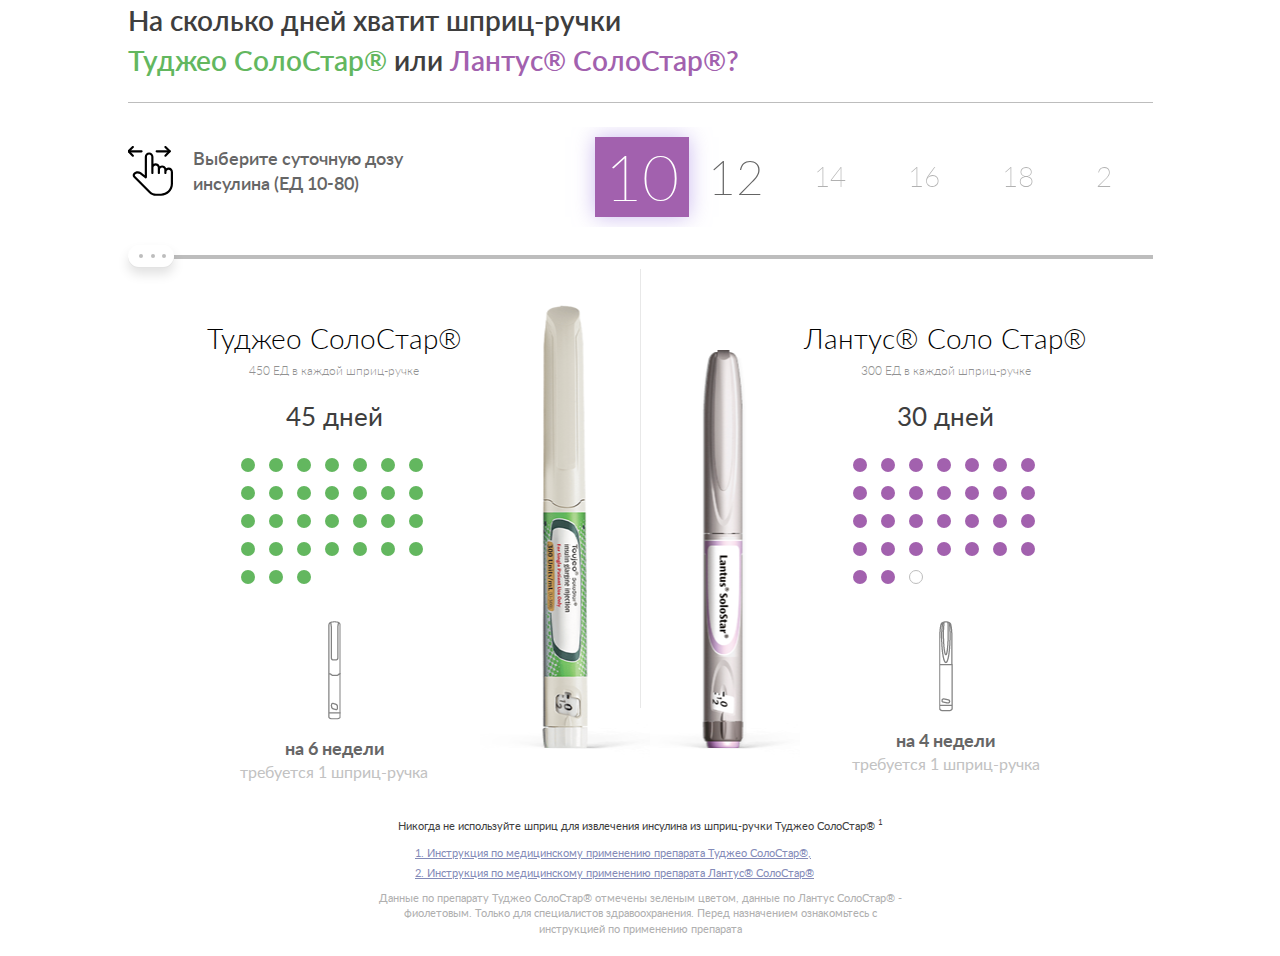
<file: dev/index.html>
<!doctype html>
<html class="no-js" lang="ru">

  <head>
    <meta charset="utf-8">
    <meta http-equiv="x-ua-compatible" content="ie=edge">
    <title>calculator</title>
    <meta content="" name="description">
    <meta content="" name="keywords">
    <meta name="viewport" content="width=device-width, initial-scale=1">
    
    <meta content="telephone=no" name="format-detection">
    <!-- This make sence for mobile browsers. It means, that content has been optimized for mobile browsers -->
    <meta name="HandheldFriendly" content="true">
    <link href="static/css/separate-css/slider.css" rel="stylesheet" type="text/css">
    <link href="static/css/separate-css/slick-theme.css" rel="stylesheet" type="text/css">
    <link href="static/css/separate-css/slick.css" rel="stylesheet" type="text/css">
    
    
    <!--[if (gt IE 9)|!(IE)]><!--><link href="static/css/main.css" rel="stylesheet" type="text/css"><!--<![endif]-->
    
    
    <link rel="icon" type="image/x-icon" href="favicon.ico">
    <script>
        (function(H){H.className=H.className.replace(/\bno-js\b/,'js')})(document.documentElement)
    </script>
    
  </head>

  <body class="page">
    

    <section class="solo-page">
      <header class="solo-header">
        <h2 class="title__solo">На сколько дней хватит шприц-ручки <br> <span class="c-green">Туджео СолоСтар® </span>или <span class="c-fiolet">Лантус® СолоСтар®?</span></h2>
      </header>

      <div class="calculator">
        <div class="calculator__dose">
          <div class="slider-ui">
            <div class="slider-ui__container">
              <div class="slider-ui__text">
                <div class="slider-ui__pic">
                  <svg class="slider-ui__img" viewBox="0 0 45 51" version="1.1" xmlns="http://www.w3.org/2000/svg" xmlns:xlink="http://www.w3.org/1999/xlink">
                    <g id="swiper"  transform="translate(5389.8 25)">
                      <g id="swipe">
                        <g id="Vector">
                          <use xlink:href="#path0_fill" transform="translate(-5362.17 -19.747)"/>
                        </g>
                        <g id="Vector">
                          <use xlink:href="#path1_fill" transform="translate(-5353.5 -24.0828)"/>
                        </g>
                        <g id="Vector">
                          <use xlink:href="#path2_fill" transform="translate(-5390.37 -19.747)"/>
                        </g>
                        <g id="Vector">
                          <use xlink:href="#path3_fill" transform="translate(-5390.37 -24.0829)"/>
                        </g>
                        <g id="Vector">
                          <use xlink:href="#path4_fill" transform="translate(-5385.13 -17.5783)"/>
                        </g>
                      </g>
                    </g>
                    <defs>
                      <path id="path0_fill" d="M 14.0968 9.92764e-08L 1.0844 9.92764e-08C 0.485829 9.92764e-08 1.09204e-06 0.485829 1.09204e-06 1.0844C 1.09204e-06 1.68297 0.485829 2.16879 1.0844 2.16879L 14.0968 2.16879C 14.6953 2.16879 15.1812 1.68297 15.1812 1.0844C 15.1812 0.485829 14.6953 9.92764e-08 14.0968 9.92764e-08Z"/>
                      <path id="path1_fill" d="M 6.19012 4.65466L 1.85264 0.317176C 1.42973 -0.105725 0.742213 -0.105725 0.319312 0.317176C -0.10359 0.740078 -0.10359 1.4276 0.319312 1.8505L 3.88907 5.42026L 0.317177 8.99215C -0.105724 9.41505 -0.105724 10.1026 0.317177 10.5255C 0.529746 10.7358 0.807276 10.8421 1.08491 10.8421C 1.36254 10.8421 1.64007 10.7359 1.85264 10.5255L 6.19012 6.18799C 6.61302 5.76498 6.61302 5.07756 6.19012 4.65466Z"/>
                      <path id="path2_fill" d="M 14.0968 9.92764e-08L 1.0844 9.92764e-08C 0.485829 9.92764e-08 -8.99692e-08 0.485829 -8.99692e-08 1.0844C -8.99692e-08 1.68297 0.485829 2.16879 1.0844 2.16879L 14.0968 2.16879C 14.6953 2.16879 15.1812 1.68297 15.1812 1.0844C 15.1812 0.485829 14.6953 9.92764e-08 14.0968 9.92764e-08Z"/>
                      <path id="path3_fill" d="M 2.61813 5.42026L 6.18788 1.8505C 6.61079 1.4276 6.61079 0.740078 6.18788 0.317176C 5.76498 -0.105725 5.07746 -0.105725 4.65456 0.317176L 0.317176 4.65476C -0.105725 5.07767 -0.105725 5.76519 0.317176 6.18809L 4.65466 10.5256C 4.86723 10.7359 5.14476 10.8422 5.42239 10.8422C 5.70002 10.8422 5.97755 10.736 6.18799 10.5234C 6.61089 10.1005 6.61089 9.41302 6.18799 8.99012L 2.61813 5.42026Z"/>
                      <path id="path4_fill" d="M 35.9699 15.1811C 35.0786 15.1811 34.2479 15.4522 33.5583 15.9141C 32.9641 14.2269 31.3527 13.0124 29.4637 13.0124C 28.5724 13.0124 27.7417 13.2835 27.0521 13.7454C 26.4579 12.0582 24.8465 10.8437 22.9576 10.8437C 22.1682 10.8437 21.4265 11.0562 20.7889 11.4271L 20.7889 4.33749C 20.7889 1.94535 18.8435 1.17891e-07 16.4514 1.17891e-07C 14.0592 1.17891e-07 12.1139 1.94535 12.1139 4.33749L 12.1139 22.7716L 8.34468 19.9458C 6.11093 18.2694 2.93154 18.4928 0.951529 20.4707C -0.317176 21.7394 -0.317176 23.8018 0.951529 25.0705L 16.3951 40.5162C 18.2384 42.3596 20.6913 43.3746 23.2981 43.3746L 28.3794 43.3746C 34.9551 43.3746 40.3074 38.0243 40.3074 31.4466L 40.3074 19.5185C 40.3074 17.1264 38.3621 15.1811 35.9699 15.1811ZM 38.1387 31.4465C 38.1387 36.8271 33.7601 41.2058 28.3794 41.2058L 23.2981 41.2058C 21.2682 41.2058 19.3619 40.4164 17.9284 38.9828L 2.48485 23.5372C 2.06195 23.1143 2.06195 22.4268 2.48485 22.0039C 3.15712 21.3338 4.05498 20.9889 4.9572 20.9889C 5.69026 20.9889 6.4276 21.2166 7.04568 21.6807L 12.5478 25.8078C 12.8775 26.055 13.3199 26.0919 13.6842 25.9097C 14.0507 25.7254 14.2828 25.3502 14.2828 24.9403L 14.2828 4.33749C 14.2828 3.14248 15.2543 2.16879 16.4515 2.16879C 17.6486 2.16879 18.6202 3.14259 18.6202 4.33749L 18.6202 20.6029C 18.6202 21.2015 19.106 21.6873 19.7046 21.6873C 20.3031 21.6873 20.789 21.2015 20.789 20.6029L 20.789 15.1812C 20.789 13.9861 21.7605 13.0125 22.9577 13.0125C 24.1548 13.0125 25.1264 13.9863 25.1264 15.1812L 25.1264 20.6029C 25.1264 21.2015 25.6122 21.6873 26.2107 21.6873C 26.8093 21.6873 27.2951 21.2015 27.2951 20.6029L 27.2951 17.3498C 27.2951 16.1548 28.2667 15.1812 29.4638 15.1812C 30.661 15.1812 31.6325 16.1549 31.6325 17.3498L 31.6325 20.6029C 31.6325 21.2015 32.1184 21.6873 32.7169 21.6873C 33.3155 21.6873 33.8013 21.2015 33.8013 20.6029L 33.8013 19.5185C 33.8013 18.3235 34.7729 17.3498 35.97 17.3498C 37.1672 17.3498 38.1387 18.3236 38.1387 19.5185L 38.1387 31.4465Z"/>
                    </defs>
                  </svg>
                </div>
                <p class="slider-ui__desc">Выберите суточную дозу инсулина (ЕД 10-80) </p>
              </div>
              <div class="slick">
                <div class="slick__item">10</div>
                <div class="slick__item">12</div>
                <div class="slick__item">14</div>
                <div class="slick__item">16</div>
                <div class="slick__item">18</div>
                <div class="slick__item">20</div>
                <div class="slick__item">22</div>
                <div class="slick__item">24</div>
                <div class="slick__item">26</div>
                <div class="slick__item">28</div>
                <div class="slick__item">30</div>
                <div class="slick__item">32</div>
                <div class="slick__item">34</div>
                <div class="slick__item">36</div>
                <div class="slick__item">38</div>
                <div class="slick__item">40</div>
                <div class="slick__item">42</div>
                <div class="slick__item">44</div>
                <div class="slick__item">46</div>
                <div class="slick__item">48</div>
                <div class="slick__item">50</div>
                <div class="slick__item">52</div>
                <div class="slick__item">54</div>
                <div class="slick__item">56</div>
                <div class="slick__item">58</div>
                <div class="slick__item">60</div>
                <div class="slick__item">62</div>
                <div class="slick__item">64</div>
                <div class="slick__item">66</div>
                <div class="slick__item">68</div>
                <div class="slick__item">70</div>
                <div class="slick__item">72</div>
                <div class="slick__item">74</div>
                <div class="slick__item">76</div>
                <div class="slick__item">78</div>
                <div class="slick__item">80</div>
              </div>
            </div>

            <!-- slider -->
            <div class="slider-ui__range">
              <div class="slider-ui__dragger ui-slider-handle">
                <div class="slider-ui__dragger_dots"></div>
              </div>
            </div>
            <!--  -->
          </div>
        </div>
        <div class="calculator__pens">
          <div class="pen">
            <div class="pen__container">
              <h3 class="pen__title">
                Туджео СолоСтар®
                <small>450 ЕД в каждой шприц-ручке</small>
              </h3>
              <div class="days">
                <h3 class="days__title"><span class="toujeo_day_num">45</span> дней</h3>
                <ul class="days__list">
                  <li class="days__item"><button class="days__btn days_toujeo is-active"></button></li>
                  <li class="days__item"><button class="days__btn days_toujeo is-active"></button></li>
                  <li class="days__item"><button class="days__btn days_toujeo is-active"></button></li>
                  <li class="days__item"><button class="days__btn days_toujeo is-active"></button></li>
                  <li class="days__item"><button class="days__btn days_toujeo is-active"></button></li>
                  <li class="days__item"><button class="days__btn days_toujeo is-active"></button></li>
                  <li class="days__item"><button class="days__btn days_toujeo is-active"></button></li>
                  <li class="days__item"><button class="days__btn days_toujeo is-active"></button></li>
                  <li class="days__item"><button class="days__btn days_toujeo is-active"></button></li>
                  <li class="days__item"><button class="days__btn days_toujeo is-active"></button></li>
                  <li class="days__item"><button class="days__btn days_toujeo is-active"></button></li>
                  <li class="days__item"><button class="days__btn days_toujeo is-active"></button></li>
                  <li class="days__item"><button class="days__btn days_toujeo is-active"></button></li>
                  <li class="days__item"><button class="days__btn days_toujeo is-active"></button></li>
                  <li class="days__item"><button class="days__btn days_toujeo is-active"></button></li>
                  <li class="days__item"><button class="days__btn days_toujeo is-active"></button></li>
                  <li class="days__item"><button class="days__btn days_toujeo is-active"></button></li>
                  <li class="days__item"><button class="days__btn days_toujeo is-active"></button></li>
                  <li class="days__item"><button class="days__btn days_toujeo is-active"></button></li>
                  <li class="days__item"><button class="days__btn days_toujeo is-active"></button></li>
                  <li class="days__item"><button class="days__btn days_toujeo is-active"></button></li>
                  <li class="days__item"><button class="days__btn days_toujeo is-active"></button></li>
                  <li class="days__item"><button class="days__btn days_toujeo is-active"></button></li>
                  <li class="days__item"><button class="days__btn days_toujeo is-active"></button></li>
                  <li class="days__item"><button class="days__btn days_toujeo is-active"></button></li>
                  <li class="days__item"><button class="days__btn days_toujeo is-active"></button></li>
                  <li class="days__item"><button class="days__btn days_toujeo is-active"></button></li>
                  <li class="days__item"><button class="days__btn days_toujeo is-active"></button></li>
                  <li class="days__item"><button class="days__btn days_toujeo is-active"></button></li>
                  <li class="days__item"><button class="days__btn days_toujeo is-active"></button></li>
                  <li class="days__item"><button class="days__btn days_toujeo is-active"></button></li>
                </ul>
                <div class="pen__box">
                  <img src="static/img/content/pen.png" alt="image" class="pen__item toujeo_pen">
                  <img src="static/img/content/pen.png" alt="image" class="pen__item toujeo_pen is-hidden">
                  <img src="static/img/content/pen.png" alt="image" class="pen__item toujeo_pen is-hidden">
                  <img src="static/img/content/pen.png" alt="image" class="pen__item toujeo_pen is-hidden">
                  <img src="static/img/content/pen.png" alt="image" class="pen__item toujeo_pen is-hidden">
                  <div class="resault">
                    <p class="resault__week">на <span class="resault__week_num toujeo_week_num">6</span> недели </p>
                    <p class="resault__desc">требуется <span class="resault__pen toujeo_pen_num">1</span> шприц-ручка</p>
                  </div>
                </div>
              </div>
            </div>
            <div class="pen__pic">
              <img src="static/img/content/toujeo.png" alt="solo star " class="pen__img">
            </div>
          </div>
          <div class="pen pen_right">
            <div class="pen__container">
              <h3 class="pen__title">
                Лантус® Соло Стар®
                <small>300 ЕД в каждой шприц-ручке</small>
              </h3>
              <div class="days lantus_days">
                <h3 class="days__title"><span class="lantus_days_num">30</span> дней</h3>
                <ul class="days__list">
                  <li class="days__item"><button class="days__btn days_lantus is-active"></button></li>
                  <li class="days__item"><button class="days__btn days_lantus is-active"></button></li>
                  <li class="days__item"><button class="days__btn days_lantus is-active"></button></li>
                  <li class="days__item"><button class="days__btn days_lantus is-active"></button></li>
                  <li class="days__item"><button class="days__btn days_lantus is-active"></button></li>
                  <li class="days__item"><button class="days__btn days_lantus is-active"></button></li>
                  <li class="days__item"><button class="days__btn days_lantus is-active"></button></li>
                  <li class="days__item"><button class="days__btn days_lantus is-active"></button></li>
                  <li class="days__item"><button class="days__btn days_lantus is-active"></button></li>
                  <li class="days__item"><button class="days__btn days_lantus is-active"></button></li>
                  <li class="days__item"><button class="days__btn days_lantus is-active"></button></li>
                  <li class="days__item"><button class="days__btn days_lantus is-active"></button></li>
                  <li class="days__item"><button class="days__btn days_lantus is-active"></button></li>
                  <li class="days__item"><button class="days__btn days_lantus is-active"></button></li>
                  <li class="days__item"><button class="days__btn days_lantus is-active"></button></li>
                  <li class="days__item"><button class="days__btn days_lantus is-active"></button></li>
                  <li class="days__item"><button class="days__btn days_lantus is-active"></button></li>
                  <li class="days__item"><button class="days__btn days_lantus is-active"></button></li>
                  <li class="days__item"><button class="days__btn days_lantus is-active"></button></li>
                  <li class="days__item"><button class="days__btn days_lantus is-active"></button></li>
                  <li class="days__item"><button class="days__btn days_lantus is-active"></button></li>
                  <li class="days__item"><button class="days__btn days_lantus is-active"></button></li>
                  <li class="days__item"><button class="days__btn days_lantus is-active"></button></li>
                  <li class="days__item"><button class="days__btn days_lantus is-active"></button></li>
                  <li class="days__item"><button class="days__btn days_lantus is-active"></button></li>
                  <li class="days__item"><button class="days__btn days_lantus is-active"></button></li>
                  <li class="days__item"><button class="days__btn days_lantus is-active"></button></li>
                  <li class="days__item"><button class="days__btn days_lantus is-active"></button></li>
                  <li class="days__item"><button class="days__btn days_lantus is-active"></button></li>
                  <li class="days__item"><button class="days__btn days_lantus is-active"></button></li>
                  <li class="days__item"><button class="days__btn days_lantus"></button></li>
                </ul>
                <div class="pen__box">
                  <img src="static/img/content/pen2.png" alt="image" class="pen__item lantus_pen">
                  <img src="static/img/content/pen2.png" alt="image" class="pen__item lantus_pen is-hidden">
                  <img src="static/img/content/pen2.png" alt="image" class="pen__item lantus_pen is-hidden">
                  <img src="static/img/content/pen2.png" alt="image" class="pen__item lantus_pen is-hidden">
                  <img src="static/img/content/pen2.png" alt="image" class="pen__item lantus_pen is-hidden">
                  <img src="static/img/content/pen2.png" alt="image" class="pen__item lantus_pen is-hidden">
                  <img src="static/img/content/pen2.png" alt="image" class="pen__item lantus_pen is-hidden">
                  <img src="static/img/content/pen2.png" alt="image" class="pen__item lantus_pen is-hidden">
                  <div class="resault">
                    <p class="resault__week">на <span class="resault__week_num lantus_week_num">4 </span> недели </p>
                    <p class="resault__desc">требуется <span class="resault__pen lantus_pen_num">1</span> шприц-ручка</p>
                  </div>
                </div>
              </div>
            </div>
            <div class="pen__pic">
              <img src="static/img/content/lantus.png" alt="solo star " class="pen__img">
            </div>
          </div>
        </div>
      </div>

      <footer class="solo-footer">
        <p class="solo-footer_desc">Никогда не используйте шприц для извлечения инсулина из шприц-ручки Туджео СолоСтар® <sup>1</sup></p>
        <ul class="solo-footer_list">
          <li class="solo-footer_item">
            <a href="#" class="solo-footer_link">1. Инструкция по медицинскому применению препарата Туджео СолоСтар®,</a>
          </li>
          <li class="solo-footer_item">
            <a href="#" class="solo-footer_link">2. Инструкция по медицинскому применению препарата Лантус® СолоСтар®</a>
          </li>
        </ul>
        <p class="solo-footer_desc c-gray">Данные по препарату Туджео СолоСтар® отмечены зеленым цветом, данные по Лантус СолоСтар® - фиолетовым. Только для специалистов здравоохранения. Перед назначением ознакомьтесь с инструкцией по применению препарата </p>

      </footer>


    </section>

    <script src="static/js/main.js"></script>
  </body>

</html>
</file>
<file: dev/static/css/separate-css/slider.css>
/*!
 * jQuery UI Slider 1.12.1
 * http://jqueryui.com
 *
 * Copyright jQuery Foundation and other contributors
 * Released under the MIT license.
 * http://jquery.org/license
 *
 * http://api.jqueryui.com/slider/#theming
 */
.ui-slider {
	position: relative;
	text-align: left;
}
.ui-slider .ui-slider-handle {
	position: absolute;
	z-index: 2;
	width: 1.2em;
	height: 1.2em;
	cursor: default;
	-ms-touch-action: none;
	touch-action: none;
}
.ui-slider .ui-slider-range {
	position: absolute;
	z-index: 1;
	font-size: .7em;
	display: block;
	border: 0;
	background-position: 0 0;
}

/* support: IE8 - See #6727 */
.ui-slider.ui-state-disabled .ui-slider-handle,
.ui-slider.ui-state-disabled .ui-slider-range {
	filter: inherit;
}

.ui-slider-horizontal {
	height: .8em;
}
.ui-slider-horizontal .ui-slider-handle {
	top: -.3em;
	margin-left: -.6em;
}
.ui-slider-horizontal .ui-slider-range {
	top: 0;
	height: 100%;
}
.ui-slider-horizontal .ui-slider-range-min {
	left: 0;
}
.ui-slider-horizontal .ui-slider-range-max {
	right: 0;
}

.ui-slider-vertical {
	width: .8em;
	height: 100px;
}
.ui-slider-vertical .ui-slider-handle {
	left: -.3em;
	margin-left: 0;
	margin-bottom: -.6em;
}
.ui-slider-vertical .ui-slider-range {
	left: 0;
	width: 100%;
}
.ui-slider-vertical .ui-slider-range-min {
	bottom: 0;
}
.ui-slider-vertical .ui-slider-range-max {
	top: 0;
}
</file>
<file: dev/static/css/main.css>
/*! normalize.css v3.0.3 | MIT License | github.com/necolas/normalize.css */
/**
 * 1. Set default font family to sans-serif.
 * 2. Prevent iOS and IE text size adjust after device orientation change,
 *    without disabling user zoom.
 */
html {
  font-family: sans-serif;
  /* 1 */
  -ms-text-size-adjust: 100%;
  /* 2 */
  -webkit-text-size-adjust: 100%;
  /* 2 */
}

/**
 * Remove default margin.
 */
body {
  margin: 0;
}

/* HTML5 display definitions
   ========================================================================== */
/**
 * Correct `block` display not defined for any HTML5 element in IE 8/9.
 * Correct `block` display not defined for `details` or `summary` in IE 10/11
 * and Firefox.
 * Correct `block` display not defined for `main` in IE 11.
 */
article,
aside,
details,
figcaption,
figure,
footer,
header,
main,
menu,
nav,
section,
summary {
  display: block;
}

/**
 * 1. Correct `inline-block` display not defined in IE 8/9.
 * 2. Normalize vertical alignment of `progress` in Chrome, Firefox, and Opera.
 */
audio,
canvas,
progress,
video {
  display: inline-block;
  /* 1 */
  vertical-align: baseline;
  /* 2 */
}

/**
 * Prevent modern browsers from displaying `audio` without controls.
 * Remove excess height in iOS 5 devices.
 */
audio:not([controls]) {
  display: none;
  height: 0;
}

/**
 * Address `[hidden]` styling not present in IE 8/9/10.
 * Hide the `template` element in IE 8/9/10/11, Safari, and Firefox < 22.
 */
[hidden],
template {
  display: none;
}

/* Links
   ========================================================================== */
/**
 * Remove the gray background color from active links in IE 10.
 */
a {
  background-color: transparent;
}

/**
 * Improve readability of focused elements when they are also in an
 * active/hover state.
 */
a:active,
a:hover {
  outline: 0;
}

/* Text-level semantics
   ========================================================================== */
/**
 * Address styling not present in IE 8/9/10/11, Safari, and Chrome.
 */
abbr[title] {
  border-bottom: 1px dotted;
}

/**
 * Address style set to `bolder` in Firefox 4+, Safari, and Chrome.
 */
b,
strong {
  font-weight: bold;
}

/**
 * Address styling not present in Safari and Chrome.
 */
dfn {
  font-style: italic;
}

/**
 * Address styling not present in IE 8/9.
 */
mark {
  background: #ff0;
  color: #000;
}

/**
 * Prevent `sub` and `sup` affecting `line-height` in all browsers.
 */
sub,
sup {
  font-size: 75%;
  line-height: 0;
  position: relative;
  vertical-align: baseline;
}

sup {
  top: -0.5em;
}

sub {
  bottom: -0.25em;
}

/* Embedded content
   ========================================================================== */
/**
 * Remove border when inside `a` element in IE 8/9/10.
 */
img {
  border: 0;
}

/**
 * Correct overflow not hidden in IE 9/10/11.
 */
svg:not(:root) {
  overflow: hidden;
}

/* Grouping content
   ========================================================================== */
/**
 * Remove margin
 */
figure {
  margin: 0;
}

/**
 * Address differences between Firefox and other browsers.
 */
hr {
  box-sizing: content-box;
  height: 0;
}

/**
 * Contain overflow in all browsers.
 */
pre {
  overflow: auto;
}

/**
 * Address odd `em`-unit font size rendering in all browsers.
 */
code,
kbd,
pre,
samp {
  font-family: monospace, monospace;
  font-size: 1em;
}

/* Forms
   ========================================================================== */
/**
 * Known limitation: by default, Chrome and Safari on OS X allow very limited
 * styling of `select`, unless a `border` property is set.
 */
/**
 * 1. Correct color not being inherited.
 *    Known issue: affects color of disabled elements.
 * 2. Correct font properties not being inherited.
 * 3. Address margins set differently in Firefox 4+, Safari, and Chrome.
 */
button,
input,
optgroup,
select,
textarea {
  color: inherit;
  /* 1 */
  font: inherit;
  /* 2 */
  margin: 0;
  /* 3 */
}

fieldset {
  margin: 0;
  padding: 0;
  border: 0;
  outline: 0;
  font-size: 100%;
  vertical-align: baseline;
  background: transparent;
}

/**
 * Address `overflow` set to `hidden` in IE 8/9/10/11.
 */
button {
  overflow: visible;
}

/**
 * Address inconsistent `text-transform` inheritance for `button` and `select`.
 * All other form control elements do not inherit `text-transform` values.
 * Correct `button` style inheritance in Firefox, IE 8/9/10/11, and Opera.
 * Correct `select` style inheritance in Firefox.
 */
button,
select {
  text-transform: none;
}

/**
 * 1. Avoid the WebKit bug in Android 4.0.* where (2) destroys native `audio`
 *    and `video` controls.
 * 2. Correct inability to style clickable `input` types in iOS.
 * 3. Improve usability and consistency of cursor style between image-type
 *    `input` and others.
 */
button,
html input[type="button"],
input[type="reset"],
input[type="submit"] {
  -webkit-appearance: button;
  /* 2 */
  cursor: pointer;
  /* 3 */
}

/**
 * Re-set default cursor for disabled elements.
 */
button[disabled],
html input[disabled] {
  cursor: default;
}

/**
 * Remove inner padding and border in Firefox 4+.
 */
button::-moz-focus-inner,
input::-moz-focus-inner {
  border: 0;
  padding: 0;
}

/**
 * Address Firefox 4+ setting `line-height` on `input` using `!important` in
 * the UA stylesheet.
 */
input {
  line-height: normal;
}

/**
 * It's recommended that you don't attempt to style these elements.
 * Firefox's implementation doesn't respect box-sizing, padding, or width.
 *
 * 1. Address box sizing set to `content-box` in IE 8/9/10.
 * 2. Remove excess padding in IE 8/9/10.
 */
input[type="checkbox"],
input[type="radio"] {
  box-sizing: border-box;
  /* 1 */
  padding: 0;
  /* 2 */
}

/**
 * Fix the cursor style for Chrome's increment/decrement buttons. For certain
 * `font-size` values of the `input`, it causes the cursor style of the
 * decrement button to change from `default` to `text`.
 */
input[type="number"]::-webkit-inner-spin-button,
input[type="number"]::-webkit-outer-spin-button {
  height: auto;
}

/**
 * 1. Address `appearance` set to `searchfield` in Safari and Chrome.
 * 2. Address `box-sizing` set to `border-box` in Safari and Chrome
 *    (include `-moz` to future-proof).
 */
input[type="search"] {
  -webkit-appearance: textfield;
  /* 1 */
  /* 2 */
  box-sizing: content-box;
}

/**
 * Remove inner padding and search cancel button in Safari and Chrome on OS X.
 * Safari (but not Chrome) clips the cancel button when the search input has
 * padding (and `textfield` appearance).
 */
input[type="search"]::-webkit-search-cancel-button,
input[type="search"]::-webkit-search-decoration {
  -webkit-appearance: none;
}

/**
 * 1. Correct `color` not being inherited in IE 8/9/10/11.
 * 2. Remove padding so people aren't caught out if they zero out fieldsets.
 */
legend {
  border: 0;
  /* 1 */
  padding: 0;
  /* 2 */
}

/**
 * Remove default vertical scrollbar in IE 8/9/10/11.
 */
textarea {
  overflow: auto;
}

/**
 * Don't inherit the `font-weight` (applied by a rule above).
 * NOTE: the default cannot safely be changed in Chrome and Safari on OS X.
 */
optgroup {
  font-weight: bold;
}

/* Tables
   ========================================================================== */
/**
 * Remove most spacing between table cells.
 */
table {
  border-collapse: collapse;
  border-spacing: 0;
}

td,
th {
  padding: 0;
}

/* Blockquote
   ========================================================================== */
blockquote {
  margin: 0;
}

/* Your custom fonts here */
@font-face {
  font-family: "lato-bold-webfont";
  src: url("../fonts/lato-bold-webfont.woff2") format("woff2"), url("../fonts/lato-bold-webfont.woff") format("woff");
  font-weight: normal;
  font-style: normal;
}

@font-face {
  font-family: "lato-medium-webfont";
  src: url("../fonts/lato-medium-webfont.woff2") format("woff2"), url("../fonts/lato-medium-webfont.woff") format("woff");
  font-weight: normal;
  font-style: normal;
}

@font-face {
  font-family: "lato-regular-webfont";
  src: url("../fonts/lato-regular-webfont.woff2") format("woff2"), url("../fonts/lato-regular-webfont.woff") format("woff");
  font-weight: normal;
  font-style: normal;
}

@font-face {
  font-family: "lato-semibold-webfont";
  src: url("../fonts/lato-semibold-webfont.woff2") format("woff2"), url("../fonts/lato-semibold-webfont.woff") format("woff");
  font-weight: normal;
  font-style: normal;
}

@font-face {
  font-family: "lato-light";
  src: url("../fonts/lato-light.woff2") format("woff2"), url("../fonts/lato-light.woff") format("woff");
  font-weight: normal;
  font-style: normal;
}

@font-face {
  font-family: "lato-thin";
  src: url("../fonts/lato-thin.woff2") format("woff2"), url("../fonts/lato-thin.woff") format("woff");
  font-weight: normal;
  font-style: normal;
}

html ::-moz-selection {
  background: rgba(0, 0, 0, 0.2);
  color: #fff;
}

html ::selection {
  background: rgba(0, 0, 0, 0.2);
  color: #fff;
}

html ::-moz-selection {
  background: rgba(0, 0, 0, 0.2);
  color: #fff;
}

html, body {
  height: 100%;
}

body {
  color: #3E3E3E;
  font-family: 'lato-regular-webfont', Arial, sans-serif;
}

* {
  box-sizing: border-box;
}

*:after, *:before {
  box-sizing: inherit;
}

a {
  text-decoration: none;
  outline: none;
}

h1, h2, h3, h4, h5, h6 {
  margin: 0 0 .8em;
  font-weight: normal;
  line-height: 1.1;
}

h1 {
  font-size: 2em;
}

h2 {
  font-size: 1.8em;
}

h3 {
  font-size: 1.6em;
}

h4 {
  font-size: 1.5em;
}

h5 {
  font-size: 1.4em;
}

h6 {
  font-size: 1.3em;
}

b, strong {
  font-weight: normal;
}

p {
  margin: 0;
}

.solo-page {
  width: 94%;
  max-width: 1025px;
  margin: 0 auto;
}

.solo-header {
  border-bottom: 1px solid #BDBDBD;
}

@media only screen and (max-width: 450px) {
  .solo-header {
    padding: 0 10px;
  }
}

.solo-footer {
  width: 94%;
  max-width: 530px;
  margin: 0 auto;
  padding-bottom: 20px;
  text-align: center;
}

.solo-footer_desc {
  font-size: 11px;
  line-height: 1.4;
  color: #3E3E3E;
  font-family: 'lato-regular-webfont', Arial, sans-serif;
}

.solo-footer_list {
  font-size: 0;
  margin: 12px 0 10px;
}

.solo-footer_item {
  display: block;
  text-align: left;
  margin-bottom: 5px;
}

.solo-footer_link {
  display: block;
  font-size: 11px;
  text-decoration: underline;
  color: #848BB8;
  font-family: 'lato-regular-webfont', Arial, sans-serif;
}

.solo-footer_link:hover {
  text-decoration: none;
}

.title__solo {
  font-size: 28px;
  line-height: 1.42;
  color: #3E3E3E;
  font-family: 'lato-semibold-webfont', Arial, sans-serif;
}

.calculator__dose {
  position: relative;
  padding: 24px 0 0;
}

.calculator__pens {
  display: -webkit-box;
  display: -ms-flexbox;
  display: flex;
  -webkit-box-pack: justify;
      -ms-flex-pack: justify;
          justify-content: space-between;
}

@media only screen and (max-width: 800px) {
  .calculator__pens {
    -ms-flex-wrap: wrap;
        flex-wrap: wrap;
  }
}

.slider-ui {
  border-bottom: 4px solid #BDBDBD;
}

.slider-ui__container {
  position: relative;
  padding-bottom: 24px;
}

.slider-ui__text {
  position: absolute;
  top: 35%;
  left: 0;
  width: 300px;
  display: -webkit-box;
  display: -ms-flexbox;
  display: flex;
  padding: 10px 0;
  -webkit-box-flex: 0;
      -ms-flex: 0 1 28%;
          flex: 0 1 28%;
  -webkit-transform: translateY(-50%);
          transform: translateY(-50%);
}

@media only screen and (max-width: 750px) {
  .slider-ui__text {
    width: auto;
    display: -webkit-box;
    display: -ms-flexbox;
    display: flex;
    -webkit-box-align: center;
        -ms-flex-align: center;
            align-items: center;
    position: relative;
    top: 0;
    -webkit-transform: translateY(0);
            transform: translateY(0);
  }
}

@media only screen and (max-width: 450px) {
  .slider-ui__text {
    margin: 0 10px;
  }
}

.slider-ui__text.is-changed {
  top: -20px;
  left: 0;
  -webkit-transform: translateY(0);
          transform: translateY(0);
}

@media only screen and (max-width: 750px) {
  .slider-ui__text.is-changed {
    top: 0;
  }
}

.slider-ui__pic {
  position: relative;
  display: inline-block;
  vertical-align: top;
  margin-right: 20px;
  min-width: 45px;
  width: 45px;
  height: 49px;
}

.slider-ui__desc {
  font-size: 18px;
  color: #666;
  font-family: 'lato-semibold-webfont', Arial, sans-serif;
}

.slider-ui__num {
  width: 100%;
  font-size: 20px;
  color: #000;
  font-family: 'lato-bold-webfont', Arial, sans-serif;
}

.slider-ui__range {
  position: absolute;
  bottom: 0;
  left: 0;
  width: calc(100% - 46px);
  margin-left: 10px;
  -webkit-transform: translateY(4px);
          transform: translateY(4px);
  position: relative;
  height: 4px;
  background-color: #BDBDBD;
}

.pen {
  position: relative;
  display: -webkit-box;
  display: -ms-flexbox;
  display: flex;
  -webkit-box-orient: horizontal;
  -webkit-box-direction: normal;
      -ms-flex-direction: row;
          flex-direction: row;
  width: 50%;
  margin-top: 10px;
  padding-top: 50px;
}

@media only screen and (max-width: 800px) {
  .pen {
    width: 100%;
    -webkit-box-orient: horizontal;
    -webkit-box-direction: reverse;
        -ms-flex-direction: row-reverse;
            flex-direction: row-reverse;
  }
}

.pen_right {
  -webkit-box-orient: horizontal;
  -webkit-box-direction: reverse;
      -ms-flex-direction: row-reverse;
          flex-direction: row-reverse;
}

.pen_right:before {
  content: '';
  position: absolute;
  top: 0;
  left: 0;
  width: 1px;
  height: 80%;
  background-color: #E8E8E8;
}

@media only screen and (max-width: 800px) {
  .pen_right:before {
    content: none;
  }
}

.pen_right .pen__container {
  padding: 0 10% 0 0;
}

.pen_right .days__btn.is-active {
  background-color: #A261AE;
}

.pen__container {
  width: 80%;
  min-width: calc(100% - 150px);
  padding: 0 0 0 10%;
}

@media only screen and (max-width: 800px) {
  .pen__container {
    padding: 0 10% 0 0;
  }
}

@media only screen and (max-width: 450px) {
  .pen__container {
    min-width: calc(100% - 80px);
  }
}

.pen__title {
  font-size: 28px;
  line-height: 1.4;
  text-align: center;
  color: #000;
  font-family: 'lato-light', Arial, sans-serif;
}

.pen__title small {
  display: block;
  text-align: center;
  margin-top: 5px;
  font-size: .42em;
  color: #919191;
}

.pen__box {
  text-align: center;
}

.pen__item {
  display: inline-block;
  margin: 0 10px 10px;
}

.pen__item.is-hidden {
  display: none;
}

.pen__pic {
  position: relative;
  width: 20%;
  min-width: 150px;
}

@media only screen and (max-width: 450px) {
  .pen__pic {
    width: 80px;
    min-width: 80px;
  }
}

.pen__img {
  position: absolute;
  bottom: 60px;
  left: 50%;
  -webkit-transform: translateX(-50%);
          transform: translateX(-50%);
}

.days {
  margin: 0 auto 35px;
}

.days__title {
  text-align: center;
}

.days__list {
  width: 200px;
  font-size: 0;
  margin: 0 auto;
  padding-left: 0;
  margin-bottom: 30px;
}

.days__item {
  display: inline-block;
  vertical-align: top;
  padding: 7px;
}

.days__btn {
  display: inline-block;
  vertical-align: top;
  width: 14px;
  height: 14px;
  border: none;
  margin: 0;
  padding: 0;
  background-color: transparent;
  border-radius: 100%;
  border: 1px solid #BDBDBD;
  outline: none;
}

.days__btn:focus {
  box-shadow: 0 0 2px yellow;
}

.days__btn.is-active {
  background-color: #63B75F;
  border-color: transparent;
}

.resault__week {
  font-size: 18px;
  color: #666;
  font-family: 'lato-bold-webfont', Arial, sans-serif;
}

.resault__desc {
  font-size: 16px;
  color: #C2C2C2;
  font-family: 'lato-regular-webfont', Arial, sans-serif;
}

/*-------- slick -----------------------*/
.slick {
  width: 92%;
  margin: 0 auto;
}

@media only screen and (max-width: 450px) {
  .slick {
    overflow: hidden;
  }
}

.slick-track {
  padding: 10px 0;
}

.slick-slide {
  width: 114px;
  height: 80px;
  cursor: pointer;
}

.slick-slide.before-active .slick__item {
  font-size: 48px;
  opacity: .8;
}

@media only screen and (max-width: 400px) {
  .slick-slide.before-active .slick__item {
    font-size: 30px;
  }
}

.slick-slide.slick-current {
  background-color: #A261AE;
  box-shadow: 0 0 20px rgba(169, 140, 229, 0.6);
}

.slick-slide.slick-current .slick__item {
  font-size: 64px;
  line-height: 80px;
  color: #fff;
  opacity: 1;
}

@media only screen and (max-width: 400px) {
  .slick-slide.slick-current .slick__item {
    font-size: 46px;
  }
}

.slick-slide.slick-current + .slick-slide .slick__item {
  font-size: 48px;
  opacity: .8;
}

@media only screen and (max-width: 400px) {
  .slick-slide.slick-current + .slick-slide .slick__item {
    font-size: 30px;
  }
}

.slick__item {
  font-size: 28px;
  width: 114px;
  height: 80px;
  text-align: center;
  line-height: 80px;
  font-family: 'lato-thin', Arial, sans-serif;
  font-weight: 100;
  opacity: .4;
}

/*-------- slide ui -----------------------------*/
.ui-slider .slider-ui__dragger {
  position: absolute;
  left: 0;
  top: -.6em;
  display: inline-block;
  border: none;
  width: 46px;
  height: 22px;
  background-color: #FFF;
  box-shadow: 0px 1px 0px #E3E3E3, 0px 7px 12px rgba(0, 0, 0, 0.12);
  vertical-align: top;
  border-radius: 18px;
  cursor: pointer;
  z-index: 10;
  outline: none;
}

.ui-slider .slider-ui__dragger:after {
  content: '';
  content: '';
  position: absolute;
  top: 50%;
  left: 50%;
  width: 4px;
  height: 4px;
  background-color: #BDBDBD;
  border-radius: 100%;
  -webkit-transform: translateY(-50%);
          transform: translateY(-50%);
}

.ui-slider .slider-ui__dragger:focus {
  border: 1px solid yellow;
}

.ui-slider .slider-ui__dragger_dots {
  position: absolute;
  top: 50%;
  left: 50%;
  width: 100%;
  height: 4px;
  border-radius: 100%;
  -webkit-transform: translate(-50%, -50%);
          transform: translate(-50%, -50%);
}

.ui-slider .slider-ui__dragger_dots:after, .ui-slider .slider-ui__dragger_dots:before {
  content: '';
  position: absolute;
  top: 50%;
  width: 4px;
  height: 4px;
  background-color: #BDBDBD;
  border-radius: 100%;
  -webkit-transform: translateY(-50%);
          transform: translateY(-50%);
}

.ui-slider .slider-ui__dragger_dots:after {
  left: 25%;
}

.ui-slider .slider-ui__dragger_dots:before {
  left: 75%;
}

/*-------------------------------------*/
.c-green {
  color: #63B75F;
}

.c-fiolet {
  color: #A261AE;
}

.c-gray {
  color: #B0B0B0;
}

/*# sourceMappingURL=main.css.map */
</file>
